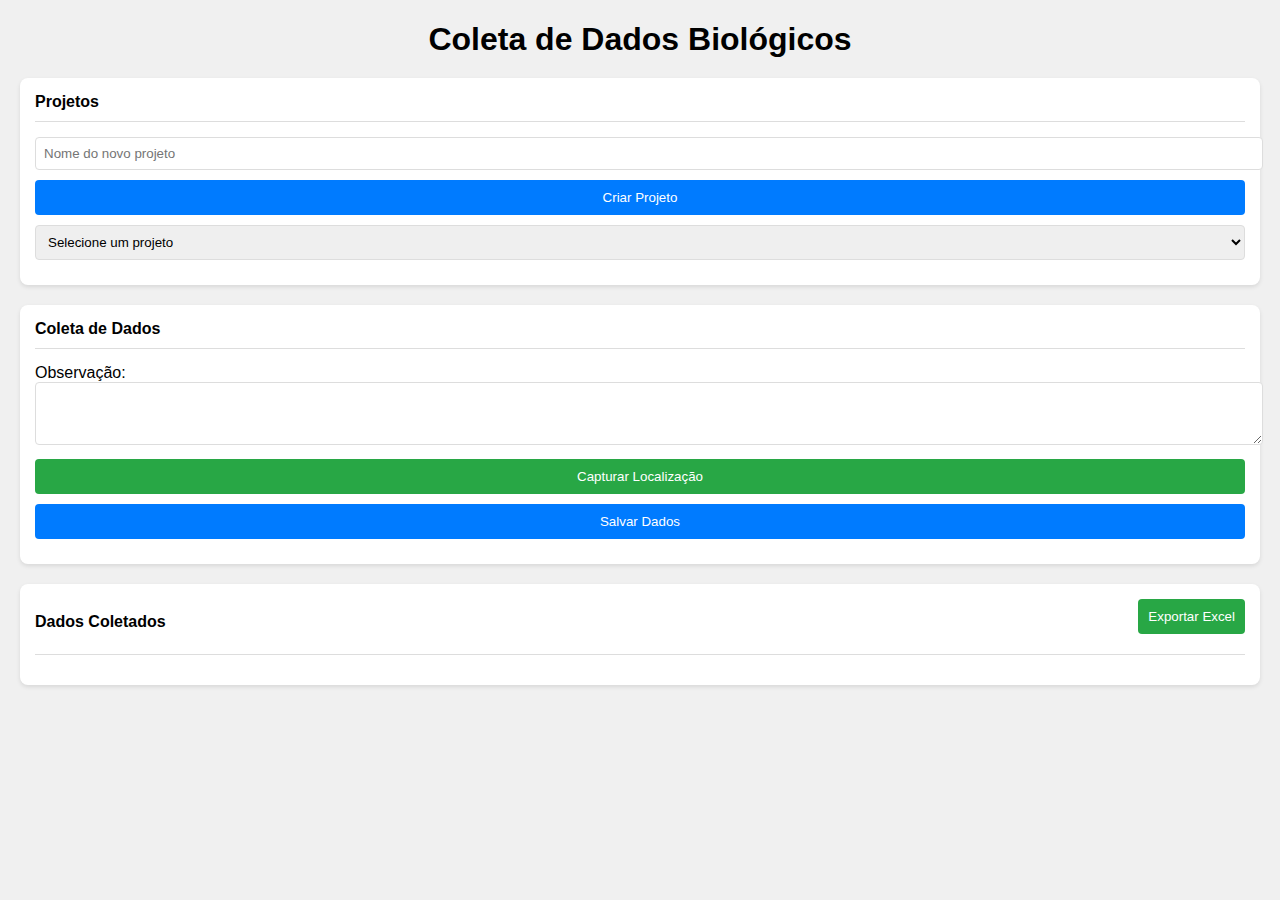
<file: index2.html>
<!DOCTYPE html>
<html lang="pt-BR">
<head>
    <meta charset="UTF-8">
    <meta name="viewport" content="width=device-width, initial-scale=1.0, maximum-scale=1.0, user-scalable=no">
    <title>Coleta de Dados Biológicos</title>
    <style>
        body {
            font-family: Arial, sans-serif;
            margin: 20px;
            background-color: #f0f0f0;
        }
        .card {
            background: white;
            border-radius: 8px;
            padding: 15px;
            margin-bottom: 20px;
            box-shadow: 0 2px 4px rgba(0,0,0,0.1);
        }
        .card-header {
            font-weight: bold;
            margin-bottom: 15px;
            padding-bottom: 10px;
            border-bottom: 1px solid #ddd;
        }
        .form-control {
            width: 100%;
            padding: 8px;
            margin-bottom: 10px;
            border: 1px solid #ddd;
            border-radius: 4px;
        }
        .btn {
            padding: 10px;
            border: none;
            border-radius: 4px;
            color: white;
            cursor: pointer;
            width: 100%;
            margin-bottom: 10px;
        }
        .btn-primary {
            background-color: #007bff;
        }
        .btn-success {
            background-color: #28a745;
        }
        .dado-item {
            padding: 10px;
            border-bottom: 1px solid #ddd;
        }
        .coordenadas {
            color: #666;
            font-size: 0.9em;
        }
        .observacao {
            margin: 5px 0;
        }
        select {
            width: 100%;
            padding: 8px;
            margin-bottom: 10px;
            border: 1px solid #ddd;
            border-radius: 4px;
        }
    </style>
</head>
<body>
    <div class="container">
        <h1 style="text-align: center; margin-bottom: 20px;">Coleta de Dados Biológicos</h1>
        
        <!-- Gerenciamento de Projetos -->
        <div class="card">
            <div class="card-header">Projetos</div>
            <div>
                <input type="text" id="novoProjeto" class="form-control" placeholder="Nome do novo projeto">
                <button onclick="criarProjeto()" class="btn btn-primary">Criar Projeto</button>
                <select id="projetoAtual" onchange="carregarProjeto()">
                    <option value="">Selecione um projeto</option>
                </select>
            </div>
        </div>

        <!-- Coleta de Dados -->
        <div class="card">
            <div class="card-header">Coleta de Dados</div>
            <div>
                <label>Observação:</label>
                <textarea id="observacao" class="form-control" rows="3"></textarea>
                <button onclick="capturarLocalizacao()" class="btn btn-success">Capturar Localização</button>
                <button onclick="salvarDados()" class="btn btn-primary">Salvar Dados</button>
            </div>
        </div>

        <!-- Lista de Dados -->
        <div class="card">
            <div class="card-header" style="display: flex; justify-content: space-between; align-items: center;">
                <span>Dados Coletados</span>
                <button onclick="exportarExcel()" class="btn btn-success" style="width: auto;">Exportar Excel</button>
            </div>
            <div id="listaDados"></div>
        </div>
    </div>

    <script src="app.js"></script>
</body>
</html>
</file>
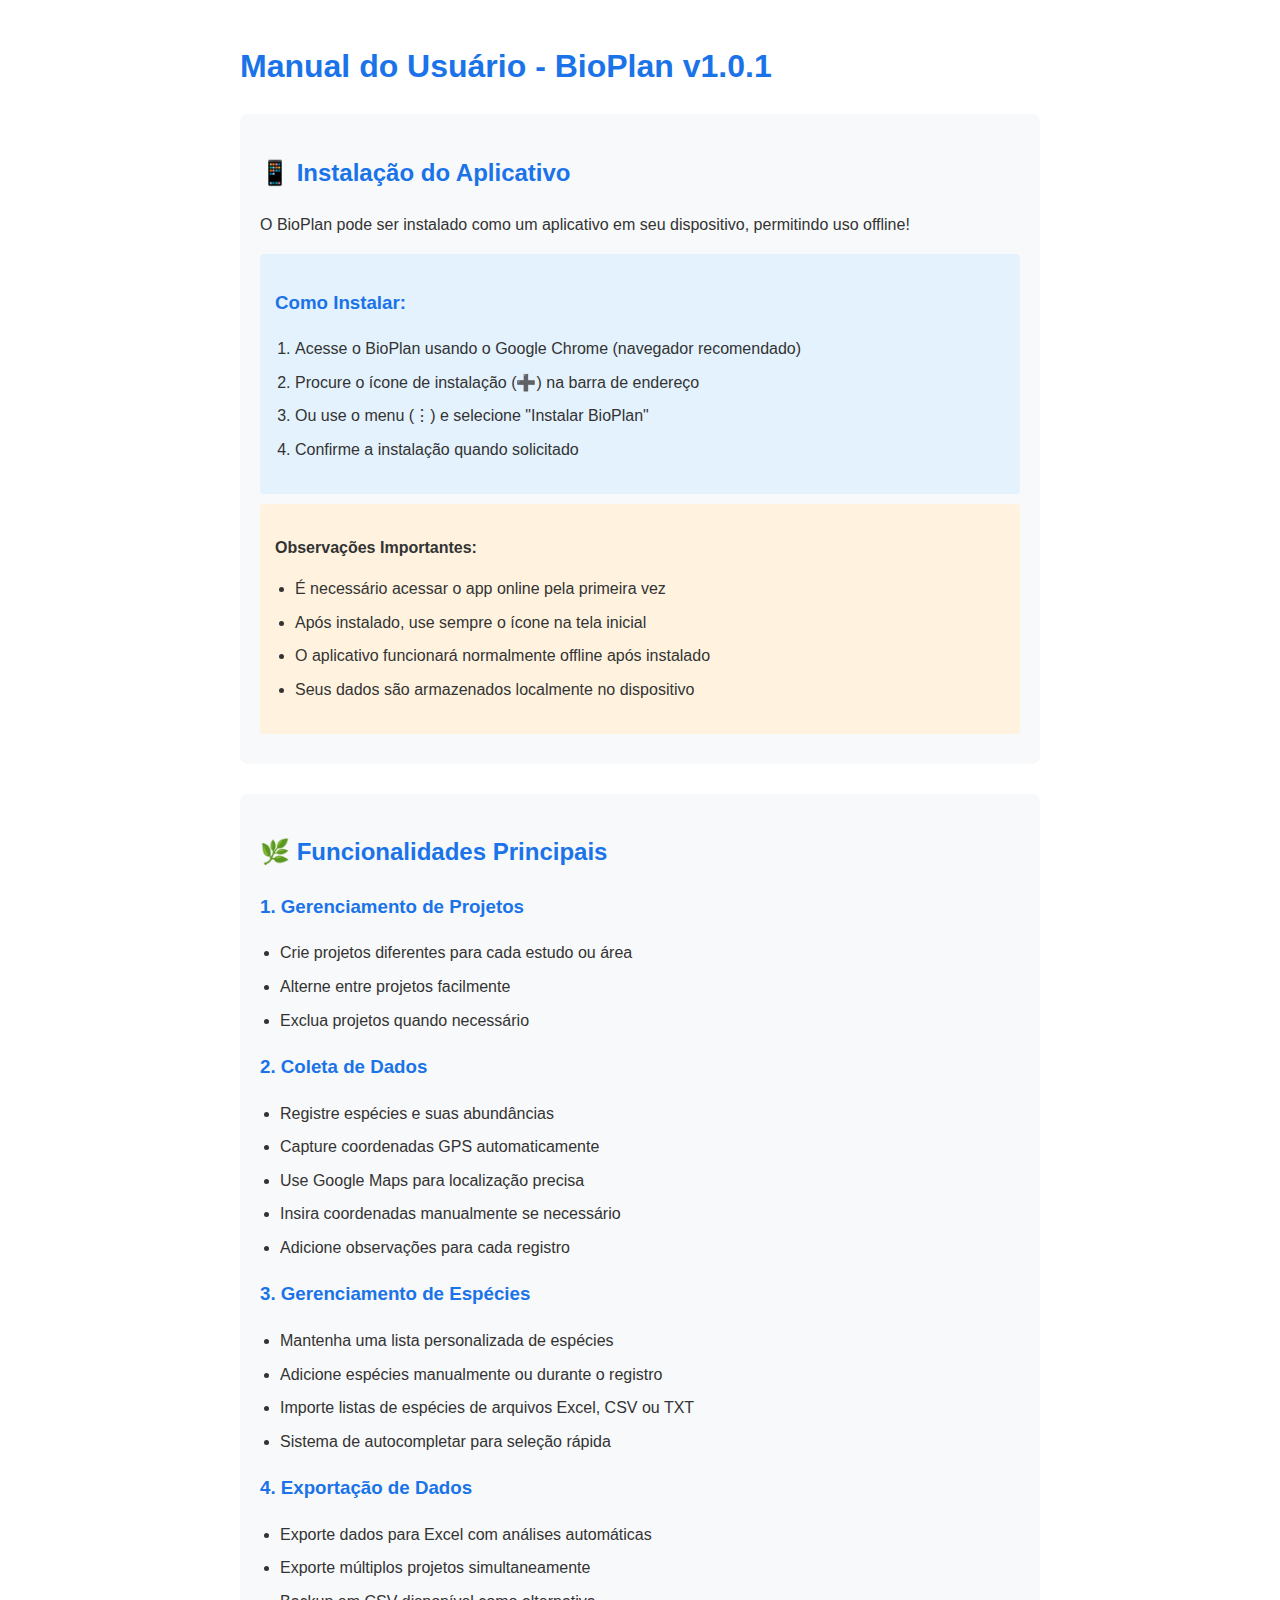
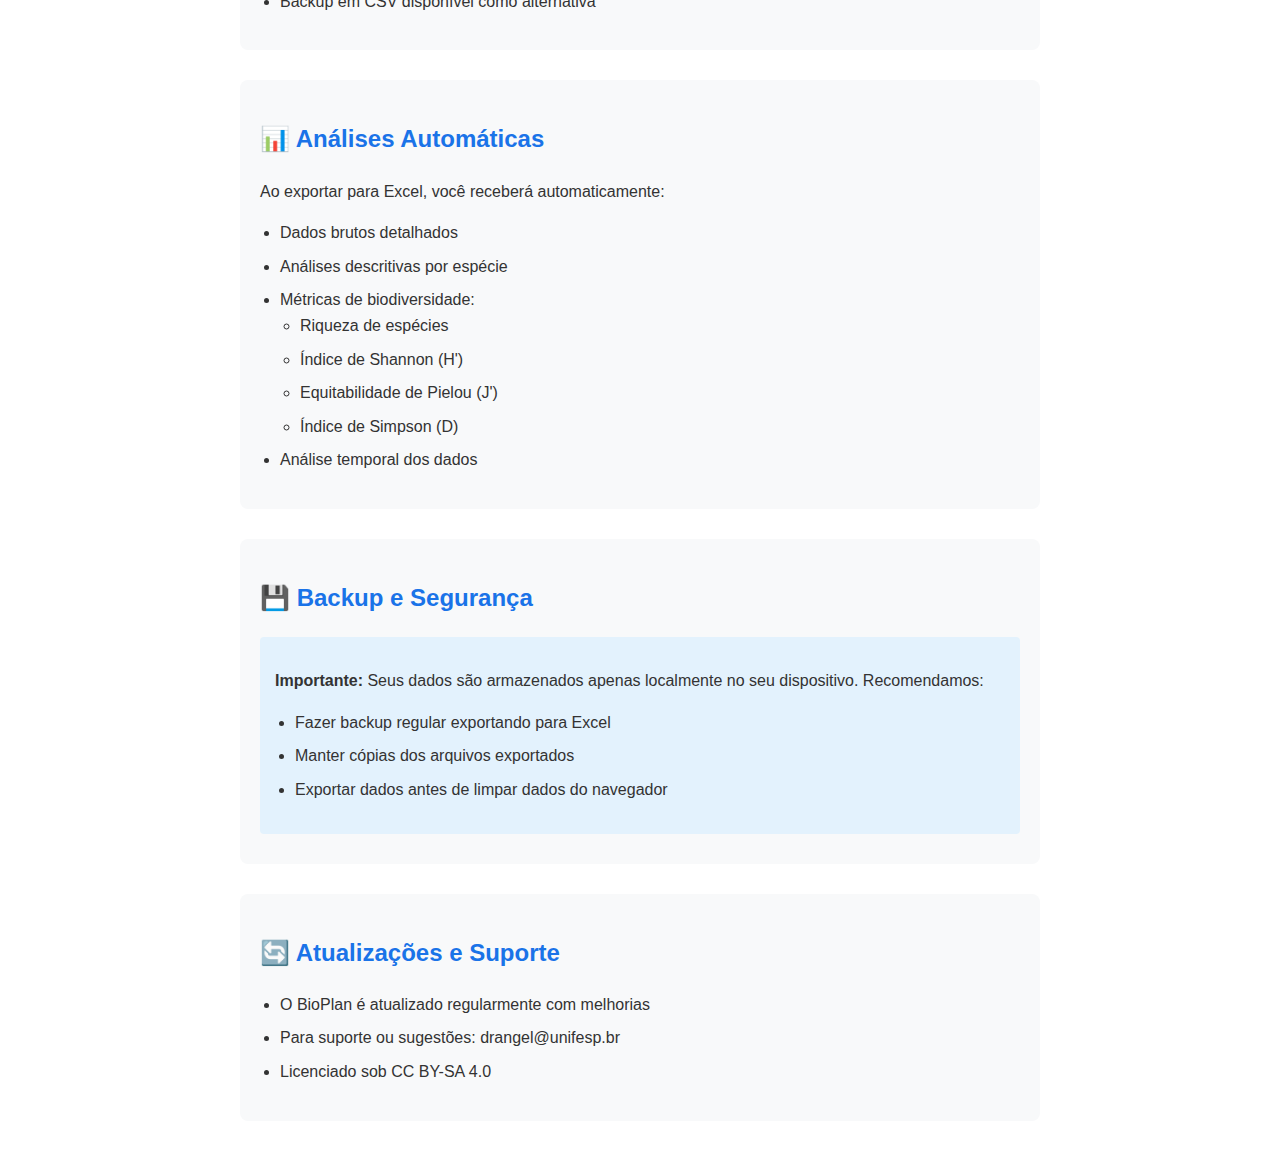
<file: readme.html>
<!DOCTYPE html>
<html lang="pt-BR">
<head>
    <meta charset="UTF-8">
    <meta name="viewport" content="width=device-width, initial-scale=1.0">
    <title>Manual do Usuário - BioPlan v1.0.1</title>
    <style>
        body {
            font-family: Arial, sans-serif;
            line-height: 1.6;
            max-width: 800px;
            margin: 0 auto;
            padding: 20px;
            color: #333;
        }
        h1, h2, h3 {
            color: #1a73e8;
        }
        .section {
            margin-bottom: 30px;
            padding: 20px;
            background: #f8f9fa;
            border-radius: 8px;
        }
        .highlight {
            background-color: #e3f2fd;
            padding: 15px;
            border-radius: 4px;
            margin: 10px 0;
        }
        .note {
            background-color: #fff3e0;
            padding: 15px;
            border-radius: 4px;
            margin: 10px 0;
        }
        img {
            max-width: 100%;
            height: auto;
            margin: 10px 0;
        }
        ul, ol {
            padding-left: 20px;
        }
        li {
            margin-bottom: 8px;
        }
    </style>
</head>
<body>
    <h1>Manual do Usuário - BioPlan v1.0.1</h1>
    
    <div class="section">
        <h2>📱 Instalação do Aplicativo</h2>
        <p>O BioPlan pode ser instalado como um aplicativo em seu dispositivo, permitindo uso offline!</p>
        
        <div class="highlight">
            <h3>Como Instalar:</h3>
            <ol>
                <li>Acesse o BioPlan usando o Google Chrome (navegador recomendado)</li>
                <li>Procure o ícone de instalação (➕) na barra de endereço</li>
                <li>Ou use o menu (⋮) e selecione "Instalar BioPlan"</li>
                <li>Confirme a instalação quando solicitado</li>
            </ol>
        </div>

        <div class="note">
            <p><strong>Observações Importantes:</strong></p>
            <ul>
                <li>É necessário acessar o app online pela primeira vez</li>
                <li>Após instalado, use sempre o ícone na tela inicial</li>
                <li>O aplicativo funcionará normalmente offline após instalado</li>
                <li>Seus dados são armazenados localmente no dispositivo</li>
            </ul>
        </div>
    </div>

    <div class="section">
        <h2>🌿 Funcionalidades Principais</h2>
        
        <h3>1. Gerenciamento de Projetos</h3>
        <ul>
            <li>Crie projetos diferentes para cada estudo ou área</li>
            <li>Alterne entre projetos facilmente</li>
            <li>Exclua projetos quando necessário</li>
        </ul>

        <h3>2. Coleta de Dados</h3>
        <ul>
            <li>Registre espécies e suas abundâncias</li>
            <li>Capture coordenadas GPS automaticamente</li>
            <li>Use Google Maps para localização precisa</li>
            <li>Insira coordenadas manualmente se necessário</li>
            <li>Adicione observações para cada registro</li>
        </ul>

        <h3>3. Gerenciamento de Espécies</h3>
        <ul>
            <li>Mantenha uma lista personalizada de espécies</li>
            <li>Adicione espécies manualmente ou durante o registro</li>
            <li>Importe listas de espécies de arquivos Excel, CSV ou TXT</li>
            <li>Sistema de autocompletar para seleção rápida</li>
        </ul>

        <h3>4. Exportação de Dados</h3>
        <ul>
            <li>Exporte dados para Excel com análises automáticas</li>
            <li>Exporte múltiplos projetos simultaneamente</li>
            <li>Backup em CSV disponível como alternativa</li>
        </ul>
    </div>

    <div class="section">
        <h2>📊 Análises Automáticas</h2>
        <p>Ao exportar para Excel, você receberá automaticamente:</p>
        <ul>
            <li>Dados brutos detalhados</li>
            <li>Análises descritivas por espécie</li>
            <li>Métricas de biodiversidade:
                <ul>
                    <li>Riqueza de espécies</li>
                    <li>Índice de Shannon (H')</li>
                    <li>Equitabilidade de Pielou (J')</li>
                    <li>Índice de Simpson (D)</li>
                </ul>
            </li>
            <li>Análise temporal dos dados</li>
        </ul>
    </div>

    <div class="section">
        <h2>💾 Backup e Segurança</h2>
        <div class="highlight">
            <p><strong>Importante:</strong> Seus dados são armazenados apenas localmente no seu dispositivo. Recomendamos:</p>
            <ul>
                <li>Fazer backup regular exportando para Excel</li>
                <li>Manter cópias dos arquivos exportados</li>
                <li>Exportar dados antes de limpar dados do navegador</li>
            </ul>
        </div>
    </div>

    <div class="section">
        <h2>🔄 Atualizações e Suporte</h2>
        <ul>
            <li>O BioPlan é atualizado regularmente com melhorias</li>
            <li>Para suporte ou sugestões: drangel@unifesp.br</li>
            <li>Licenciado sob CC BY-SA 4.0</li>
        </ul>
    </div>
</body>
</html>
</file>
